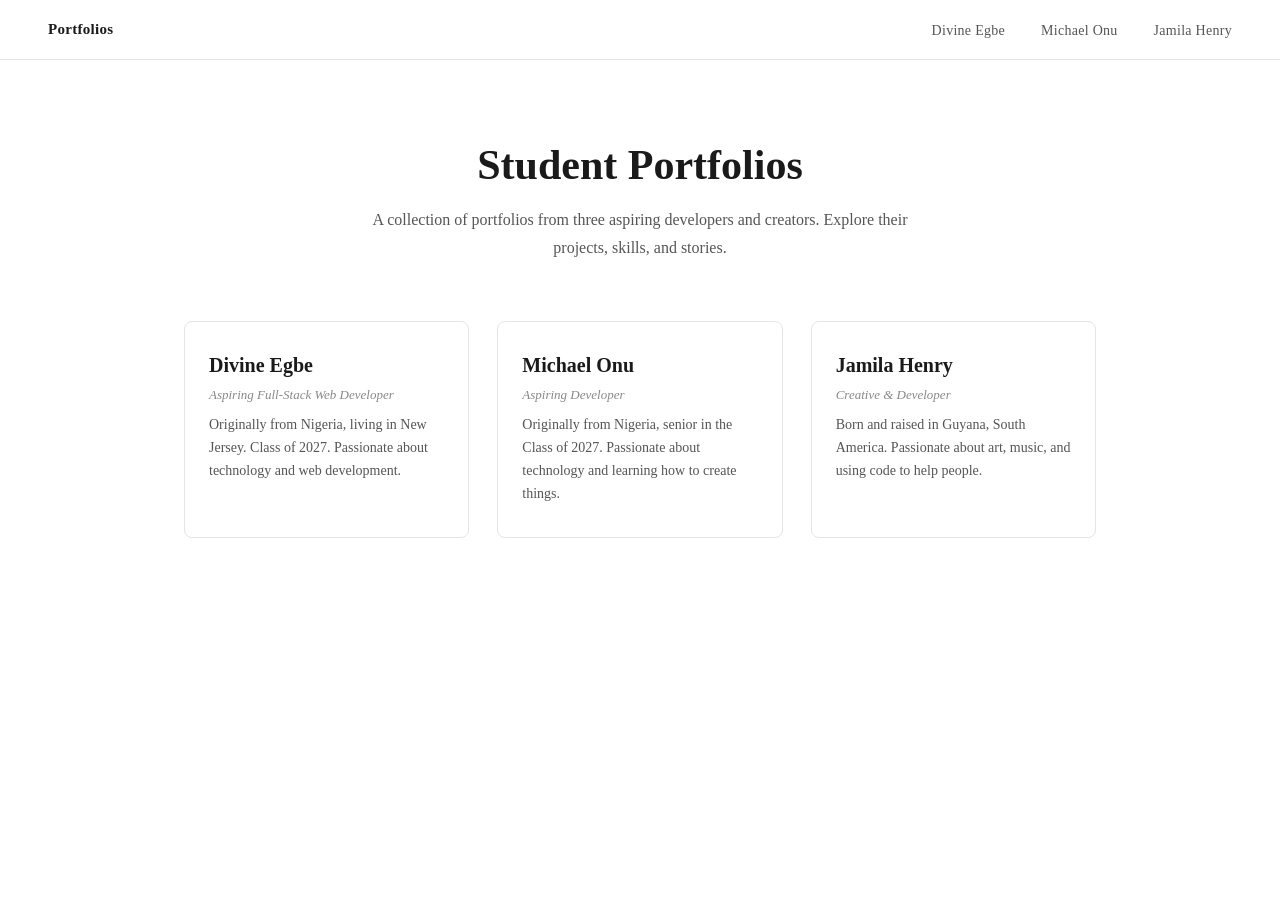
<file: project-bolt-sb1-pji6k7ul (1)/project/web/index.html>
<!DOCTYPE html>
<html lang="en">
<head>
  <meta charset="UTF-8" />
  <meta name="viewport" content="width=device-width, initial-scale=1.0" />
  <title>Portfolios</title>
  <link rel="stylesheet" href="styles.css" />
</head>
<body>

  <nav>
    <a class="nav-logo" href="index.html">Portfolios</a>
    <ul class="nav-links">
      <li><a href="divine.html">Divine Egbe</a></li>
      <li><a href="michael.html">Michael Onu</a></li>
      <li><a href="jamila.html">Jamila Henry</a></li>
    </ul>
  </nav>

  <div class="landing-hero">
    <h1>Student Portfolios</h1>
    <p>A collection of portfolios from three aspiring developers and creators. Explore their projects, skills, and stories.</p>
  </div>

  <div class="portfolio-grid">
    <a class="portfolio-card" href="divine.html">
      <h2>Divine Egbe</h2>
      <span class="tagline">Aspiring Full-Stack Web Developer</span>
      <p>Originally from Nigeria, living in New Jersey. Class of 2027. Passionate about technology and web development.</p>
    </a>

    <a class="portfolio-card" href="michael.html">
      <h2>Michael Onu</h2>
      <span class="tagline">Aspiring Developer</span>
      <p>Originally from Nigeria, senior in the Class of 2027. Passionate about technology and learning how to create things.</p>
    </a>

    <a class="portfolio-card" href="jamila.html">
      <h2>Jamila Henry</h2>
      <span class="tagline">Creative & Developer</span>
      <p>Born and raised in Guyana, South America. Passionate about art, music, and using code to help people.</p>
    </a>
  </div>

</body>
</html>
</file>
<file: project-bolt-sb1-pji6k7ul (1)/project/web/styles.css>
* {
  margin: 0;
  padding: 0;
  box-sizing: border-box;
}

body {
  font-family: 'Georgia', serif;
  background: #fff;
  color: #1a1a1a;
  min-height: 100vh;
}

/* ── NAV BAR ── */
nav {
  position: sticky;
  top: 0;
  z-index: 100;
  background: #fff;
  border-bottom: 1px solid #e5e5e5;
  display: flex;
  align-items: center;
  justify-content: space-between;
  padding: 0 48px;
  height: 60px;
}

.nav-logo {
  font-size: 15px;
  font-weight: 600;
  color: #1a1a1a;
  text-decoration: none;
  letter-spacing: 0.02em;
}

.nav-links {
  display: flex;
  gap: 36px;
  list-style: none;
}

.nav-links a {
  text-decoration: none;
  font-size: 14px;
  color: #555;
  letter-spacing: 0.02em;
  transition: color 0.2s;
}

.nav-links a:hover,
.nav-links a.active {
  color: #1a1a1a;
}

/* ── PORTFOLIO BUTTONS (top right of nav on portfolio pages) ── */
.nav-actions {
  display: flex;
  gap: 10px;
}

.btn {
  display: inline-block;
  padding: 7px 18px;
  border-radius: 4px;
  font-size: 13px;
  font-family: 'Georgia', serif;
  cursor: pointer;
  text-decoration: none;
  transition: background 0.2s, color 0.2s, border-color 0.2s;
}

.btn-dark {
  background: #1a1a1a;
  color: #fff;
  border: 1px solid #1a1a1a;
}

.btn-dark:hover {
  background: #333;
  border-color: #333;
}

.btn-outline {
  background: #fff;
  color: #1a1a1a;
  border: 1px solid #ccc;
}

.btn-outline:hover {
  border-color: #1a1a1a;
}

/* ── INDEX / LANDING PAGE ── */
.landing-hero {
  max-width: 960px;
  margin: 80px auto 60px;
  padding: 0 24px;
  text-align: center;
}

.landing-hero h1 {
  font-size: 42px;
  font-weight: 700;
  line-height: 1.2;
  margin-bottom: 16px;
}

.landing-hero p {
  font-size: 16px;
  color: #555;
  line-height: 1.7;
  max-width: 560px;
  margin: 0 auto;
}

.portfolio-grid {
  max-width: 960px;
  margin: 0 auto 80px;
  padding: 0 24px;
  display: grid;
  grid-template-columns: repeat(3, 1fr);
  gap: 28px;
}

.portfolio-card {
  border: 1px solid #e5e5e5;
  border-radius: 8px;
  padding: 32px 24px;
  text-decoration: none;
  color: inherit;
  transition: box-shadow 0.2s, transform 0.2s;
  display: flex;
  flex-direction: column;
  gap: 10px;
}

.portfolio-card:hover {
  box-shadow: 0 4px 20px rgba(0,0,0,0.10);
  transform: translateY(-2px);
}

.portfolio-card h2 {
  font-size: 20px;
  font-weight: 700;
}

.portfolio-card .tagline {
  font-size: 13px;
  color: #888;
  font-style: italic;
}

.portfolio-card p {
  font-size: 14px;
  color: #555;
  line-height: 1.65;
}

/* ── PORTFOLIO PAGE LAYOUT ── */
.page-wrapper {
  max-width: 960px;
  margin: 0 auto;
  padding: 72px 24px 80px;
}

.profile-header {
  display: grid;
  grid-template-columns: 1fr 1fr;
  gap: 64px;
  align-items: start;
  margin-bottom: 72px;
}

.profile-header h1 {
  font-size: 44px;
  font-weight: 700;
  line-height: 1.18;
}

.profile-header .bio {
  font-size: 15px;
  color: #333;
  line-height: 1.75;
  margin-bottom: 20px;
}

.profile-header .hobbies {
  font-size: 15px;
  color: #333;
  line-height: 1.75;
  margin-bottom: 28px;
}

.cta-buttons {
  display: flex;
  gap: 10px;
  flex-wrap: wrap;
}

/* ── ABOUT SECTION (Jamila style) ── */
.about-section {
  background: #f9f6ef;
  border: 1px solid #e8e0d0;
  border-radius: 8px;
  padding: 40px;
  margin-bottom: 48px;
}

.about-section h2 {
  font-size: 18px;
  letter-spacing: 0.12em;
  text-transform: uppercase;
  text-align: center;
  margin-bottom: 24px;
  color: #1a1a1a;
}

.about-grid {
  display: grid;
  grid-template-columns: 200px 1fr;
  gap: 32px;
  align-items: start;
}

.about-photo {
  width: 200px;
  height: 200px;
  object-fit: cover;
  border-radius: 6px;
}

.about-text {
  font-size: 14px;
  color: #333;
  line-height: 1.75;
}

/* ── PROJECTS SECTION ── */
.section-title {
  font-size: 13px;
  letter-spacing: 0.14em;
  text-transform: uppercase;
  color: #888;
  margin-bottom: 24px;
  padding-bottom: 8px;
  border-bottom: 1px solid #e5e5e5;
}

.projects-grid {
  display: grid;
  grid-template-columns: repeat(2, 1fr);
  gap: 24px;
  margin-bottom: 48px;
}

.project-card {
  border: 1px solid #e5e5e5;
  border-radius: 6px;
  overflow: hidden;
}

.project-card img {
  width: 100%;
  height: 180px;
  object-fit: cover;
  display: block;
}

.project-card .project-info {
  padding: 20px;
}

.project-card h3 {
  font-size: 16px;
  font-weight: 700;
  margin-bottom: 8px;
}

.project-card p {
  font-size: 13px;
  color: #555;
  line-height: 1.65;
}

/* ── EXTRAS (activities, volunteering) ── */
.extras-list {
  list-style: none;
  display: flex;
  flex-direction: column;
  gap: 12px;
  margin-bottom: 48px;
}

.extras-list li {
  font-size: 14px;
  color: #333;
  padding-left: 16px;
  position: relative;
  line-height: 1.6;
}

.extras-list li::before {
  content: '—';
  position: absolute;
  left: 0;
  color: #aaa;
}

/* ── QUOTE CARD (Jamila) ── */
.quote-card {
  background: #f2f2f2;
  border-radius: 8px;
  padding: 28px 32px;
  font-size: 15px;
  line-height: 1.7;
  color: #1a1a1a;
  margin-bottom: 24px;
}

/* ── RESPONSIVE ── */
@media (max-width: 700px) {
  nav {
    padding: 0 20px;
  }

  .portfolio-grid {
    grid-template-columns: 1fr;
  }

  .profile-header {
    grid-template-columns: 1fr;
    gap: 32px;
  }

  .profile-header h1 {
    font-size: 32px;
  }

  .about-grid {
    grid-template-columns: 1fr;
  }

  .about-photo {
    width: 100%;
    height: 220px;
  }

  .projects-grid {
    grid-template-columns: 1fr;
  }
}
</file>
